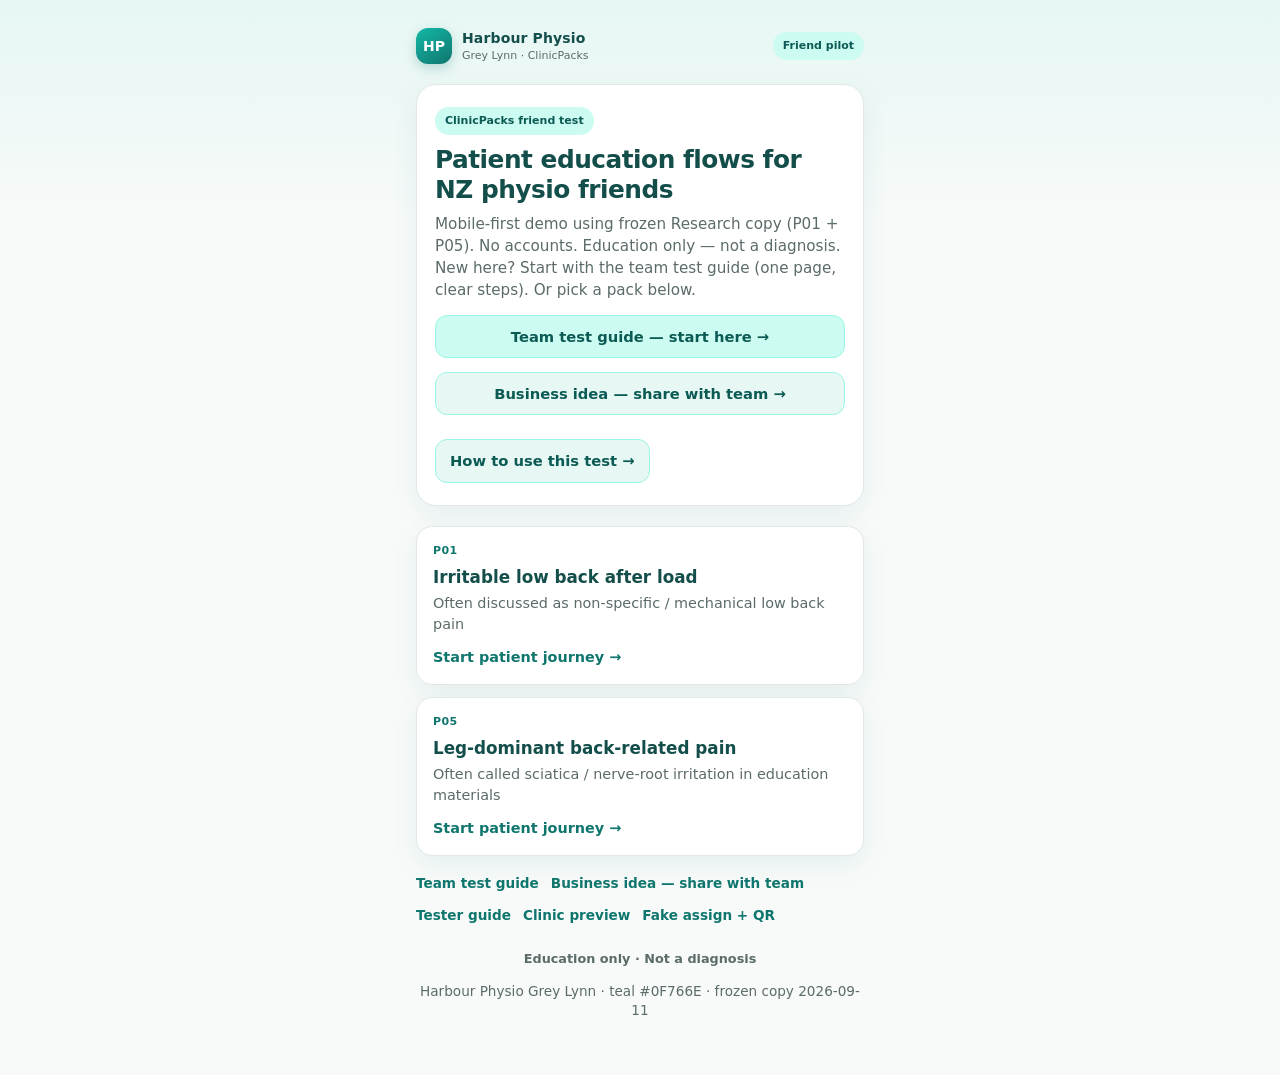
<file: index.html>
<!DOCTYPE html>
<html lang="en-NZ">
<head>
  <meta charset="utf-8" />
  <meta name="viewport" content="width=device-width, initial-scale=1, viewport-fit=cover" />
  <meta name="theme-color" content="#0F766E" />
  <title>ClinicPacks friend test · Harbour Physio Grey Lynn</title>
  <link rel="stylesheet" href="/assets/styles.css" />
</head>
<body>
  <div class="app-shell">
    <header class="topbar">
      <a class="brand" href="/">
        <div class="brand-mark">HP</div>
        <div class="brand-text">
          <strong>Harbour Physio</strong>
          <span>Grey Lynn · ClinicPacks</span>
        </div>
      </a>
      <span class="chip">Friend pilot</span>
    </header>

    <section class="hero">
      <div class="chip" style="margin-bottom:10px">ClinicPacks friend test</div>
      <h1>Patient education flows for NZ physio friends</h1>
      <p>Mobile-first demo using frozen Research copy (P01 + P05). No accounts. Education only — not a diagnosis.</p>
      <p class="help-blurb">New here? Start with the team test guide (one page, clear steps). Or pick a pack below.</p>
      <a class="guide-cta" href="/team-guide.html" style="display:block;text-align:center;margin-bottom:10px;font-weight:700">Team test guide — start here →</a>
      <a class="guide-cta" href="/business.html" style="display:block;text-align:center;margin-bottom:10px;font-weight:700;background:#E6F7F4">Business idea — share with team →</a>
      <a class="guide-cta" href="/guide.html" style="background:#E6F7F4">How to use this test →</a>
    </section>

    <div class="pack-list">
      <a class="pack-link" href="/p/P01/">
        <div class="tag">P01</div>
        <h3>Irritable low back after load</h3>
        <p>Often discussed as non-specific / mechanical low back pain</p>
        <div class="cta">Start patient journey →</div>
      </a>
      <a class="pack-link" href="/p/P05/">
        <div class="tag">P05</div>
        <h3>Leg-dominant back-related pain</h3>
        <p>Often called sciatica / nerve-root irritation in education materials</p>
        <div class="cta">Start patient journey →</div>
      </a>
    </div>

    <div class="nav-mini">
      <a href="/team-guide.html">Team test guide</a>
      <a href="/business.html">Business idea — share with team</a>
      <a href="/guide.html">Tester guide</a>
      <a href="/preview.html">Clinic preview</a>
      <a href="/assign.html">Fake assign + QR</a>
    </div>

    <p class="footer-chip">Education only · Not a diagnosis</p>
    <p class="small muted" style="text-align:center">Harbour Physio Grey Lynn · teal #0F766E · frozen copy 2026-09-11</p>
  </div>
</body>
</html>
</file>
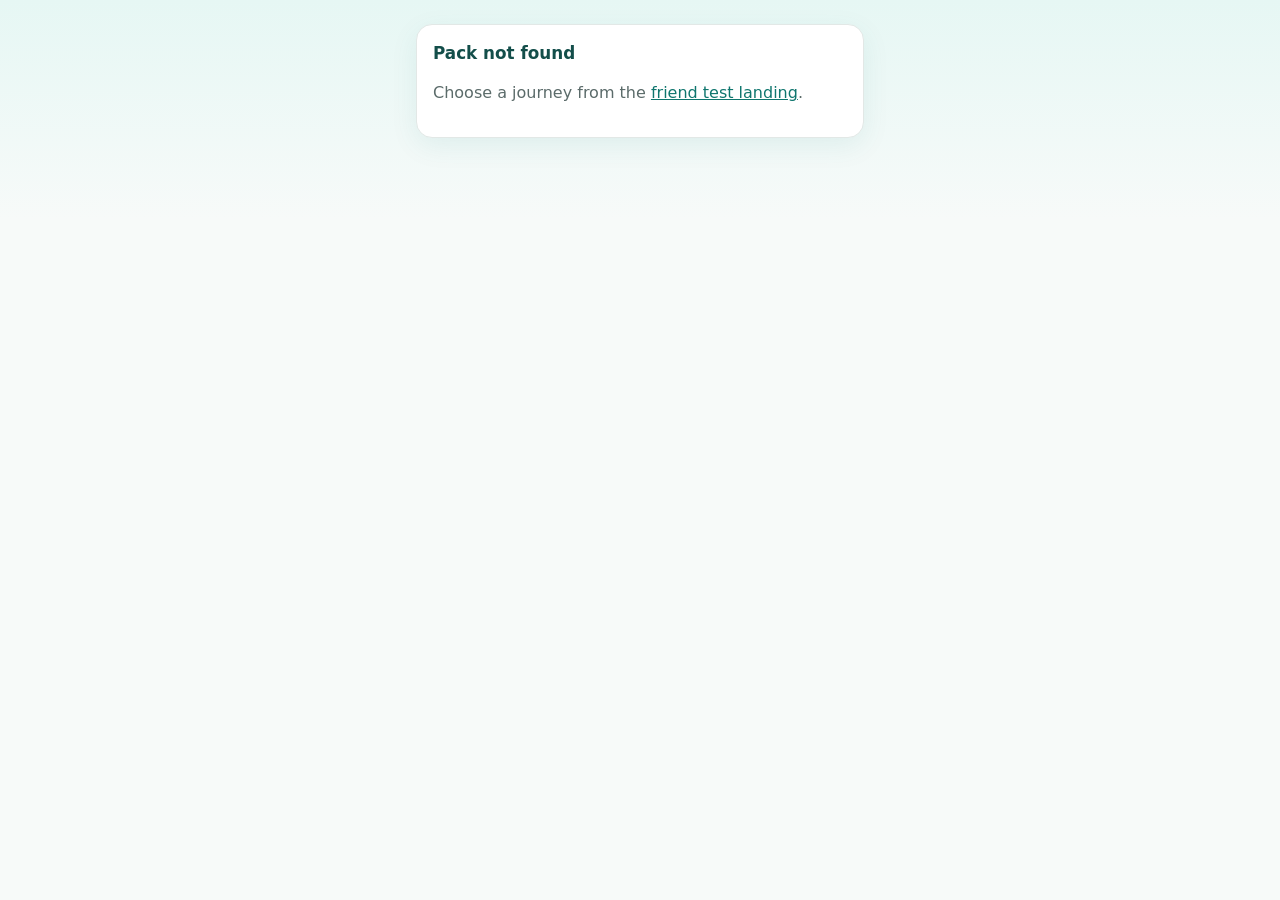
<file: p/P01/index.html>
<!DOCTYPE html>
<html lang="en-NZ">
<head>
  <meta charset="utf-8" />
  <meta name="viewport" content="width=device-width, initial-scale=1, viewport-fit=cover" />
  <meta name="theme-color" content="#0F766E" />
  <title>Patient pack · ClinicPacks</title>
  <link rel="stylesheet" href="/assets/styles.css" />
</head>
<body>
  <div class="app-shell">
    <div id="app"><div class="card"><p class="muted">Loading frozen pack…</p></div></div>
  </div>
  <script src="/assets/app.js"></script>
</body>
</html>
</file>
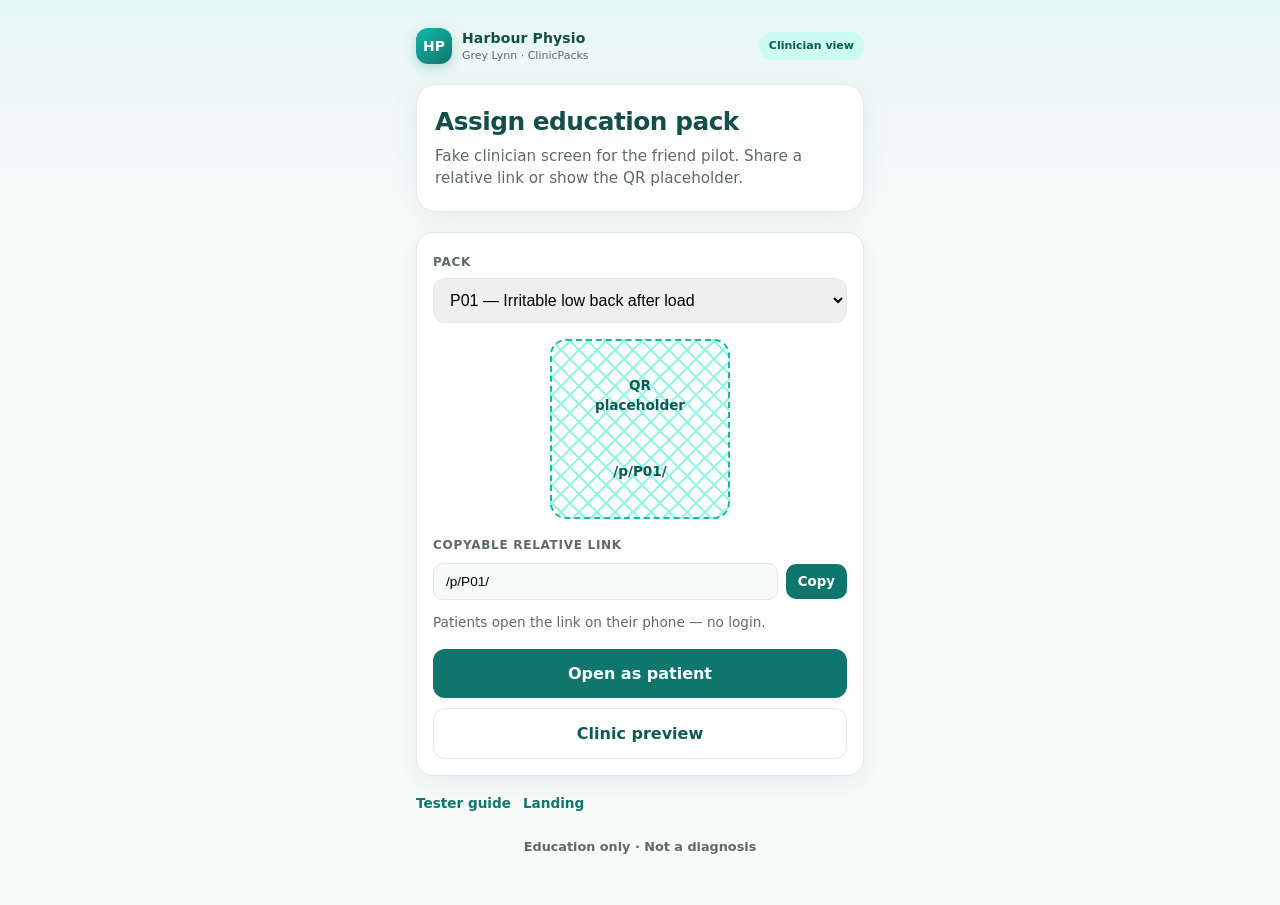
<file: assign.html>
<!DOCTYPE html>
<html lang="en-NZ">
<head>
  <meta charset="utf-8" />
  <meta name="viewport" content="width=device-width, initial-scale=1, viewport-fit=cover" />
  <meta name="theme-color" content="#0F766E" />
  <title>Assign pack · ClinicPacks</title>
  <link rel="stylesheet" href="/assets/styles.css" />
</head>
<body>
  <div class="app-shell">
    <header class="topbar">
      <a class="brand" href="/">
        <div class="brand-mark">HP</div>
        <div class="brand-text">
          <strong>Harbour Physio</strong>
          <span>Grey Lynn · ClinicPacks</span>
        </div>
      </a>
      <span class="chip">Clinician view</span>
    </header>

    <section class="hero">
      <h1>Assign education pack</h1>
      <p>Fake clinician screen for the friend pilot. Share a relative link or show the QR placeholder.</p>
    </section>

    <div class="card">
      <label class="section-label" for="packSelect">Pack</label>
      <select id="packSelect" style="width:100%;padding:12px;border-radius:12px;border:1px solid var(--line);font-size:1rem;margin-top:6px">
        <option value="P01">P01 — Irritable low back after load</option>
        <option value="P05">P05 — Leg-dominant back-related pain</option>
      </select>

      <div class="qr-box" id="qrBox" aria-hidden="true">QR<br/>placeholder<br/><span id="qrLabel">/p/P01/</span></div>

      <div class="section-label">Copyable relative link</div>
      <div class="copy-row">
        <input id="linkField" readonly value="/p/P01/" />
        <button type="button" id="copyBtn">Copy</button>
      </div>
      <p class="small muted">Patients open the link on their phone — no login.</p>

      <div class="btn-row">
        <a class="btn btn-primary" id="openLink" href="/p/P01/">Open as patient</a>
        <a class="btn btn-secondary" href="/preview.html">Clinic preview</a>
      </div>
    </div>

    <div class="nav-mini">
      <a href="/guide.html">Tester guide</a>
      <a href="/">Landing</a>
    </div>
    <p class="footer-chip">Education only · Not a diagnosis</p>
  </div>
  <div class="toast" id="toast">Copied</div>
  <script>
    const select = document.getElementById('packSelect');
    const field = document.getElementById('linkField');
    const openLink = document.getElementById('openLink');
    const qrLabel = document.getElementById('qrLabel');
    const toast = document.getElementById('toast');
    function sync() {
      const path = '/p/' + select.value + '/';
      field.value = path;
      openLink.href = path;
      qrLabel.textContent = path;
    }
    select.addEventListener('change', sync);
    document.getElementById('copyBtn').addEventListener('click', async () => {
      try {
        await navigator.clipboard.writeText(field.value);
      } catch (e) {
        field.select();
        document.execCommand('copy');
      }
      toast.classList.add('show');
      setTimeout(() => toast.classList.remove('show'), 1400);
    });
    sync();
  </script>
</body>
</html>
</file>
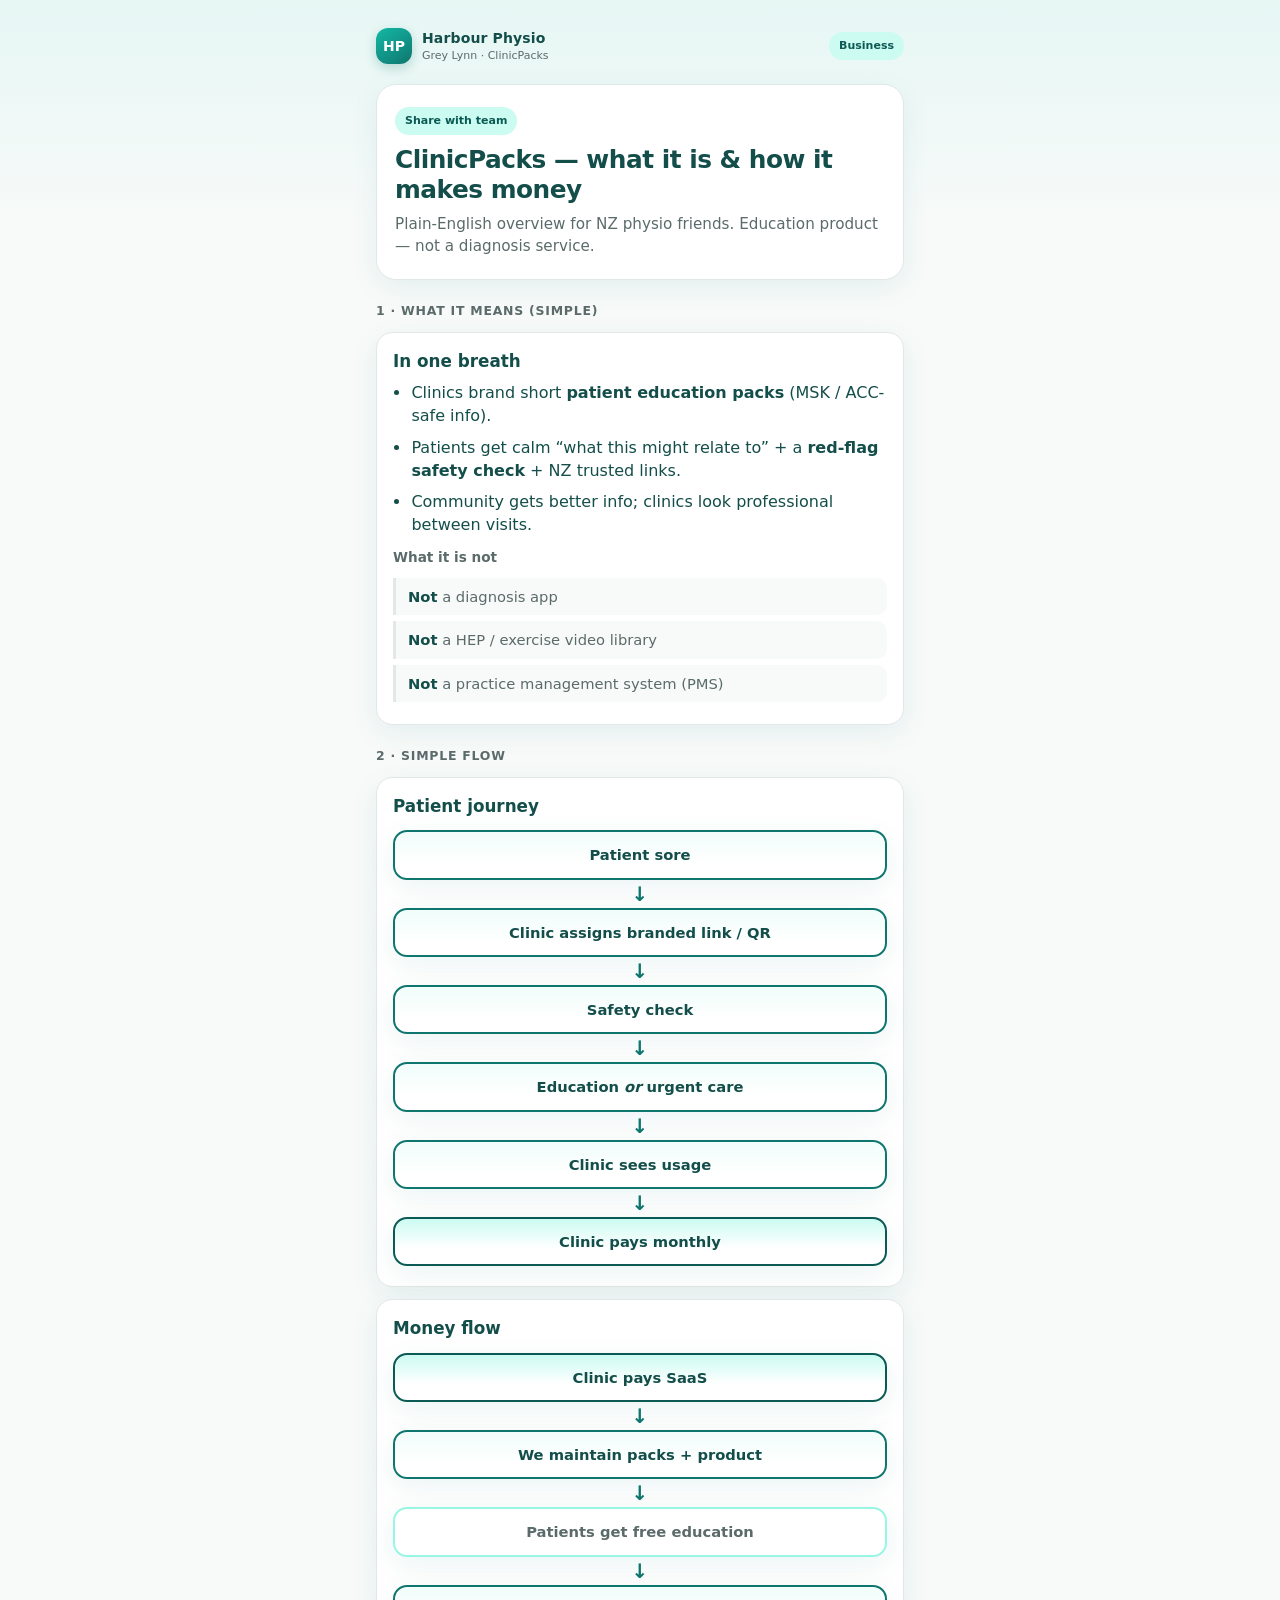
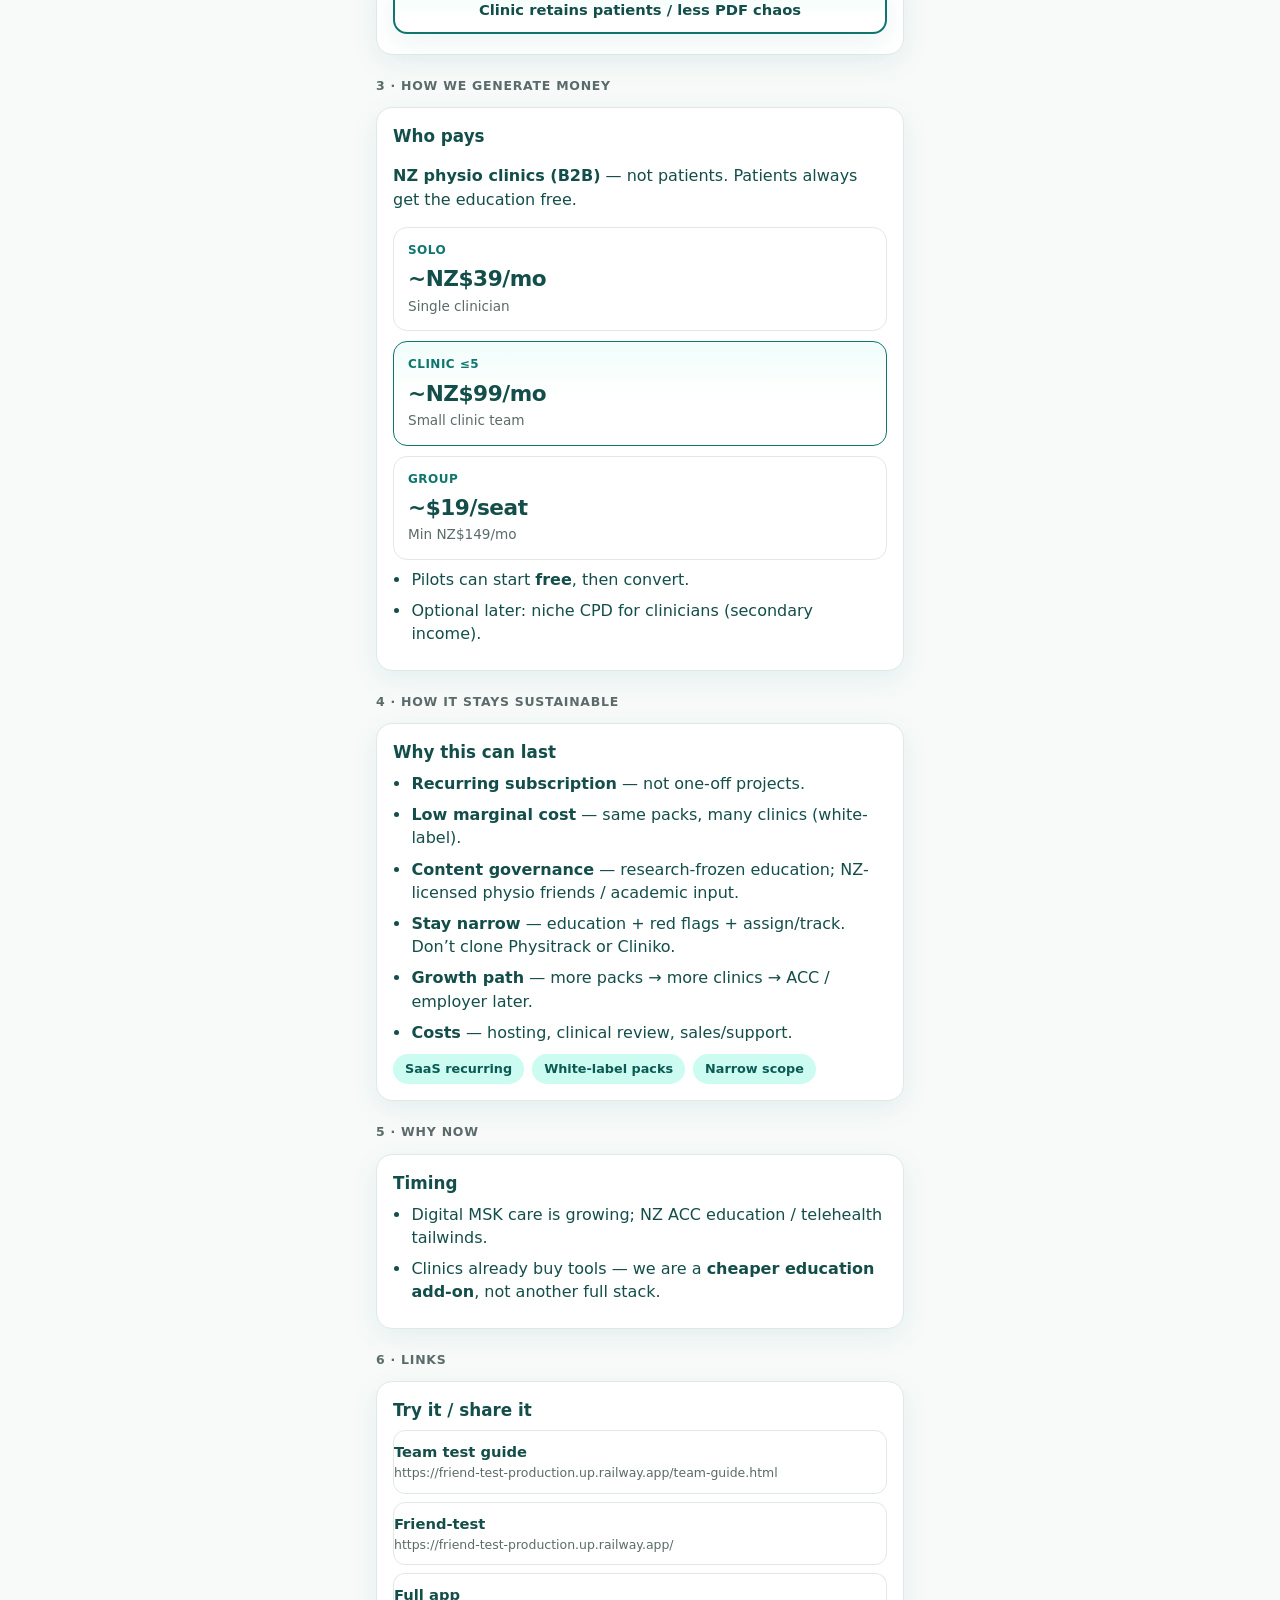
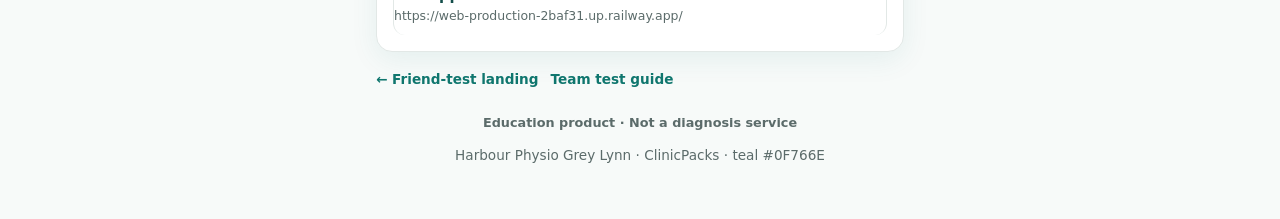
<file: business.html>
<!DOCTYPE html>
<html lang="en-NZ">
<head>
  <meta charset="utf-8" />
  <meta name="viewport" content="width=device-width, initial-scale=1, viewport-fit=cover" />
  <meta name="theme-color" content="#0F766E" />
  <title>ClinicPacks — what it is &amp; how it makes money</title>
  <link rel="stylesheet" href="/assets/styles.css" />
  <style>
    .app-shell { max-width: 560px; }
    .section-label {
      margin: 22px 0 8px;
      font-size: 0.78rem;
      font-weight: 700;
      letter-spacing: .06em;
      text-transform: uppercase;
      color: var(--muted);
    }
    .card ul.plain {
      margin: 8px 0 0;
      padding-left: 1.15rem;
    }
    .card ul.plain li { margin: 8px 0; }
    .not-list {
      margin: 10px 0 0;
      padding: 0;
      list-style: none;
    }
    .not-list li {
      margin: 6px 0;
      padding: 8px 12px;
      background: #F8FAF9;
      border-left: 3px solid var(--line);
      border-radius: 0 10px 10px 0;
      font-size: 0.92rem;
      color: var(--muted);
    }
    .not-list li strong { color: var(--ink); }

    /* Flow diagrams */
    .flow {
      display: flex;
      flex-direction: column;
      align-items: stretch;
      gap: 0;
      margin: 12px 0 4px;
    }
    .flow-step {
      background: linear-gradient(180deg, #F0FDFA 0%, #fff 70%);
      border: 2px solid var(--teal);
      border-radius: 14px;
      padding: 12px 14px;
      text-align: center;
      font-weight: 650;
      font-size: 0.92rem;
      color: var(--ink);
      box-shadow: var(--shadow);
    }
    .flow-step.money {
      border-color: var(--teal-dark);
      background: linear-gradient(180deg, #CCFBF1 0%, #fff 65%);
    }
    .flow-step.free {
      border-color: #99F6E4;
      background: #fff;
      font-weight: 600;
      color: var(--muted);
    }
    .flow-arrow {
      align-self: center;
      color: var(--teal);
      font-size: 1.25rem;
      line-height: 1;
      padding: 4px 0;
      font-weight: 700;
    }
    .price-grid {
      display: grid;
      gap: 10px;
      margin-top: 10px;
    }
    .price-card {
      border: 1px solid var(--line);
      border-radius: 14px;
      padding: 14px;
      background: #fff;
    }
    .price-card.featured {
      border-color: var(--teal);
      background: linear-gradient(180deg, #F0FDFA 0%, #fff 55%);
    }
    .price-card .tier {
      font-size: 0.75rem;
      font-weight: 700;
      text-transform: uppercase;
      letter-spacing: .04em;
      color: var(--teal);
    }
    .price-card .amount {
      font-size: 1.35rem;
      font-weight: 750;
      letter-spacing: -0.02em;
      margin: 4px 0 2px;
      color: var(--ink);
    }
    .price-card .note {
      font-size: 0.85rem;
      color: var(--muted);
      margin: 0;
    }
    .link-list a {
      display: block;
      padding: 10px 0;
      border-bottom: 1px solid var(--line);
      text-decoration: none;
      color: inherit;
      font-weight: 650;
    }
    .link-list a:last-child { border-bottom: none; }
    .link-list a span {
      display: block;
      font-weight: 500;
      font-size: 0.78rem;
      color: var(--muted);
      word-break: break-all;
      margin-top: 2px;
    }
    .pill-row {
      display: flex;
      flex-wrap: wrap;
      gap: 8px;
      margin-top: 10px;
    }
    .pill {
      background: var(--teal-soft);
      color: var(--teal-dark);
      border-radius: 999px;
      padding: 6px 12px;
      font-size: 0.8rem;
      font-weight: 650;
    }
  </style>
</head>
<body>
  <div class="app-shell">
    <header class="topbar">
      <a class="brand" href="/">
        <div class="brand-mark">HP</div>
        <div class="brand-text">
          <strong>Harbour Physio</strong>
          <span>Grey Lynn · ClinicPacks</span>
        </div>
      </a>
      <span class="chip">Business</span>
    </header>

    <section class="hero">
      <div class="chip" style="margin-bottom:10px">Share with team</div>
      <h1>ClinicPacks — what it is &amp; how it makes money</h1>
      <p>Plain-English overview for NZ physio friends. Education product — not a diagnosis service.</p>
    </section>

    <!-- 1 -->
    <div class="section-label">1 · What it means (simple)</div>
    <div class="card">
      <h2>In one breath</h2>
      <ul class="plain">
        <li>Clinics brand short <strong>patient education packs</strong> (MSK / ACC-safe info).</li>
        <li>Patients get calm “what this might relate to” + a <strong>red-flag safety check</strong> + NZ trusted links.</li>
        <li>Community gets better info; clinics look professional between visits.</li>
      </ul>
      <p class="small muted" style="margin-top:12px;margin-bottom:4px"><strong>What it is not</strong></p>
      <ul class="not-list">
        <li><strong>Not</strong> a diagnosis app</li>
        <li><strong>Not</strong> a HEP / exercise video library</li>
        <li><strong>Not</strong> a practice management system (PMS)</li>
      </ul>
    </div>

    <!-- 2 -->
    <div class="section-label">2 · Simple flow</div>
    <div class="card">
      <h2>Patient journey</h2>
      <div class="flow" aria-label="Patient flow">
        <div class="flow-step">Patient sore</div>
        <div class="flow-arrow" aria-hidden="true">↓</div>
        <div class="flow-step">Clinic assigns branded link / QR</div>
        <div class="flow-arrow" aria-hidden="true">↓</div>
        <div class="flow-step">Safety check</div>
        <div class="flow-arrow" aria-hidden="true">↓</div>
        <div class="flow-step">Education <em>or</em> urgent care</div>
        <div class="flow-arrow" aria-hidden="true">↓</div>
        <div class="flow-step">Clinic sees usage</div>
        <div class="flow-arrow" aria-hidden="true">↓</div>
        <div class="flow-step money">Clinic pays monthly</div>
      </div>
    </div>

    <div class="card">
      <h2>Money flow</h2>
      <div class="flow" aria-label="Money flow">
        <div class="flow-step money">Clinic pays SaaS</div>
        <div class="flow-arrow" aria-hidden="true">↓</div>
        <div class="flow-step">We maintain packs + product</div>
        <div class="flow-arrow" aria-hidden="true">↓</div>
        <div class="flow-step free">Patients get free education</div>
        <div class="flow-arrow" aria-hidden="true">↓</div>
        <div class="flow-step">Clinic retains patients / less PDF chaos</div>
      </div>
    </div>

    <!-- 3 -->
    <div class="section-label">3 · How we generate money</div>
    <div class="card">
      <h2>Who pays</h2>
      <p><strong>NZ physio clinics (B2B)</strong> — not patients. Patients always get the education free.</p>
      <div class="price-grid">
        <div class="price-card">
          <div class="tier">Solo</div>
          <div class="amount">~NZ$39/mo</div>
          <p class="note">Single clinician</p>
        </div>
        <div class="price-card featured">
          <div class="tier">Clinic ≤5</div>
          <div class="amount">~NZ$99/mo</div>
          <p class="note">Small clinic team</p>
        </div>
        <div class="price-card">
          <div class="tier">Group</div>
          <div class="amount">~$19/seat</div>
          <p class="note">Min NZ$149/mo</p>
        </div>
      </div>
      <ul class="plain">
        <li>Pilots can start <strong>free</strong>, then convert.</li>
        <li>Optional later: niche CPD for clinicians (secondary income).</li>
      </ul>
    </div>

    <!-- 4 -->
    <div class="section-label">4 · How it stays sustainable</div>
    <div class="card">
      <h2>Why this can last</h2>
      <ul class="plain">
        <li><strong>Recurring subscription</strong> — not one-off projects.</li>
        <li><strong>Low marginal cost</strong> — same packs, many clinics (white-label).</li>
        <li><strong>Content governance</strong> — research-frozen education; NZ-licensed physio friends / academic input.</li>
        <li><strong>Stay narrow</strong> — education + red flags + assign/track. Don’t clone Physitrack or Cliniko.</li>
        <li><strong>Growth path</strong> — more packs → more clinics → ACC / employer later.</li>
        <li><strong>Costs</strong> — hosting, clinical review, sales/support.</li>
      </ul>
      <div class="pill-row">
        <span class="pill">SaaS recurring</span>
        <span class="pill">White-label packs</span>
        <span class="pill">Narrow scope</span>
      </div>
    </div>

    <!-- 5 -->
    <div class="section-label">5 · Why now</div>
    <div class="card">
      <h2>Timing</h2>
      <ul class="plain">
        <li>Digital MSK care is growing; NZ ACC education / telehealth tailwinds.</li>
        <li>Clinics already buy tools — we are a <strong>cheaper education add-on</strong>, not another full stack.</li>
      </ul>
    </div>

    <!-- 6 -->
    <div class="section-label">6 · Links</div>
    <div class="card">
      <h2>Try it / share it</h2>
      <div class="link-list">
        <a href="https://friend-test-production.up.railway.app/team-guide.html">Team test guide<span>https://friend-test-production.up.railway.app/team-guide.html</span></a>
        <a href="https://friend-test-production.up.railway.app/">Friend-test<span>https://friend-test-production.up.railway.app/</span></a>
        <a href="https://web-production-2baf31.up.railway.app/">Full app<span>https://web-production-2baf31.up.railway.app/</span></a>
      </div>
    </div>

    <div class="nav-mini">
      <a href="/">← Friend-test landing</a>
      <a href="/team-guide.html">Team test guide</a>
    </div>
    <p class="footer-chip">Education product · Not a diagnosis service</p>
    <p class="small muted" style="text-align:center">Harbour Physio Grey Lynn · ClinicPacks · teal #0F766E</p>
  </div>
</body>
</html>
</file>
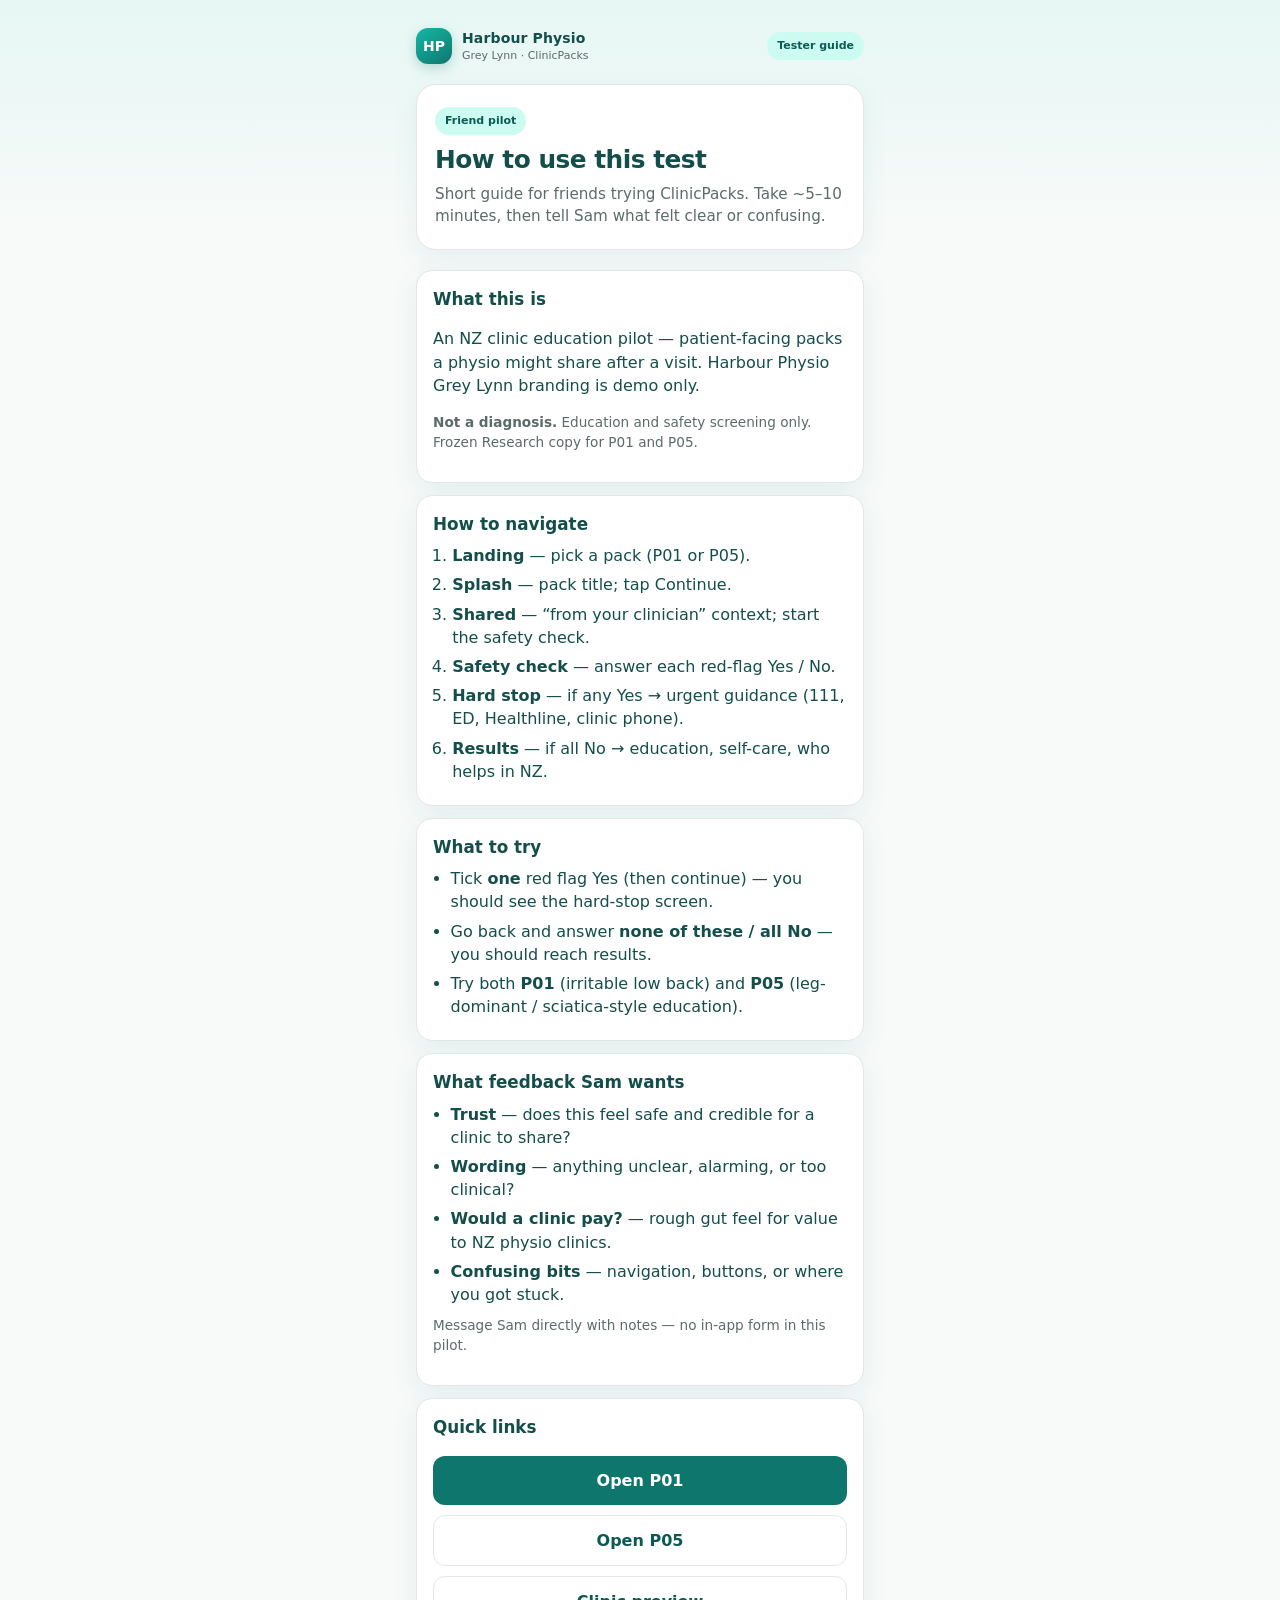
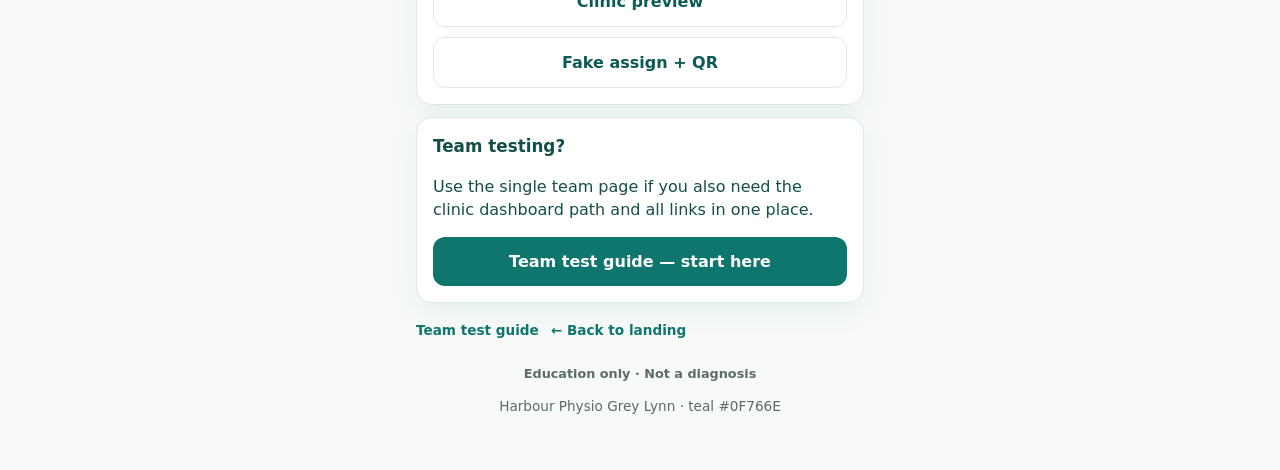
<file: guide.html>
<!DOCTYPE html>
<html lang="en-NZ">
<head>
  <meta charset="utf-8" />
  <meta name="viewport" content="width=device-width, initial-scale=1, viewport-fit=cover" />
  <meta name="theme-color" content="#0F766E" />
  <title>How to use this test · ClinicPacks</title>
  <link rel="stylesheet" href="/assets/styles.css" />
</head>
<body>
  <div class="app-shell">
    <header class="topbar">
      <a class="brand" href="/">
        <div class="brand-mark">HP</div>
        <div class="brand-text">
          <strong>Harbour Physio</strong>
          <span>Grey Lynn · ClinicPacks</span>
        </div>
      </a>
      <span class="chip">Tester guide</span>
    </header>

    <section class="hero">
      <div class="chip" style="margin-bottom:10px">Friend pilot</div>
      <h1>How to use this test</h1>
      <p>Short guide for friends trying ClinicPacks. Take ~5–10 minutes, then tell Sam what felt clear or confusing.</p>
    </section>

    <div class="card">
      <h2>What this is</h2>
      <p>An NZ clinic education pilot — patient-facing packs a physio might share after a visit. Harbour Physio Grey Lynn branding is demo only.</p>
      <p class="small muted" style="margin-top:10px"><strong>Not a diagnosis.</strong> Education and safety screening only. Frozen Research copy for P01 and P05.</p>
    </div>

    <div class="card">
      <h2>How to navigate</h2>
      <ol class="list" style="padding-left:1.2rem">
        <li><strong>Landing</strong> — pick a pack (P01 or P05).</li>
        <li><strong>Splash</strong> — pack title; tap Continue.</li>
        <li><strong>Shared</strong> — “from your clinician” context; start the safety check.</li>
        <li><strong>Safety check</strong> — answer each red-flag Yes / No.</li>
        <li><strong>Hard stop</strong> — if any Yes → urgent guidance (111, ED, Healthline, clinic phone).</li>
        <li><strong>Results</strong> — if all No → education, self-care, who helps in NZ.</li>
      </ol>
    </div>

    <div class="card">
      <h2>What to try</h2>
      <ul class="list">
        <li>Tick <strong>one</strong> red flag Yes (then continue) — you should see the hard-stop screen.</li>
        <li>Go back and answer <strong>none of these / all No</strong> — you should reach results.</li>
        <li>Try both <strong>P01</strong> (irritable low back) and <strong>P05</strong> (leg-dominant / sciatica-style education).</li>
      </ul>
    </div>

    <div class="card">
      <h2>What feedback Sam wants</h2>
      <ul class="list">
        <li><strong>Trust</strong> — does this feel safe and credible for a clinic to share?</li>
        <li><strong>Wording</strong> — anything unclear, alarming, or too clinical?</li>
        <li><strong>Would a clinic pay?</strong> — rough gut feel for value to NZ physio clinics.</li>
        <li><strong>Confusing bits</strong> — navigation, buttons, or where you got stuck.</li>
      </ul>
      <p class="small muted" style="margin-top:10px">Message Sam directly with notes — no in-app form in this pilot.</p>
    </div>

    <div class="card">
      <h2>Quick links</h2>
      <div class="btn-row">
        <a class="btn btn-primary" href="/p/P01/">Open P01</a>
        <a class="btn btn-secondary" href="/p/P05/">Open P05</a>
        <a class="btn btn-secondary" href="/preview.html">Clinic preview</a>
        <a class="btn btn-secondary" href="/assign.html">Fake assign + QR</a>
      </div>
    </div>

    <div class="card">
      <h2>Team testing?</h2>
      <p>Use the single team page if you also need the clinic dashboard path and all links in one place.</p>
      <div class="btn-row">
        <a class="btn btn-primary" href="/team-guide.html">Team test guide — start here</a>
      </div>
    </div>

    <div class="nav-mini">
      <a href="/team-guide.html">Team test guide</a>
      <a href="/">← Back to landing</a>
    </div>
    <p class="footer-chip">Education only · Not a diagnosis</p>
    <p class="small muted" style="text-align:center">Harbour Physio Grey Lynn · teal #0F766E</p>
  </div>
</body>
</html>
</file>
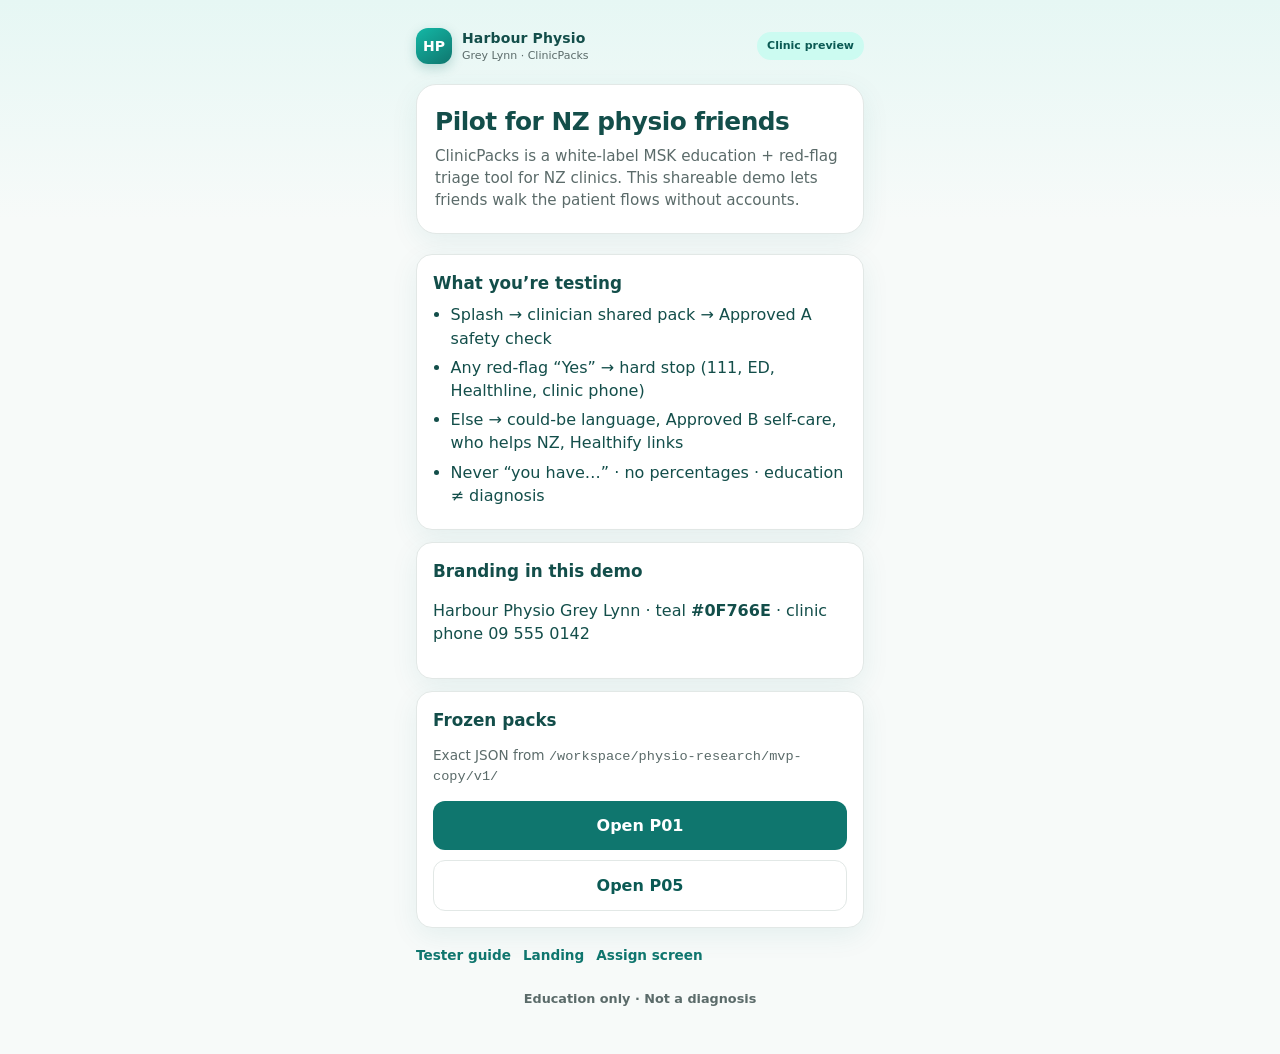
<file: preview.html>
<!DOCTYPE html>
<html lang="en-NZ">
<head>
  <meta charset="utf-8" />
  <meta name="viewport" content="width=device-width, initial-scale=1, viewport-fit=cover" />
  <meta name="theme-color" content="#0F766E" />
  <title>Clinic preview · ClinicPacks</title>
  <link rel="stylesheet" href="/assets/styles.css" />
</head>
<body>
  <div class="app-shell">
    <header class="topbar">
      <a class="brand" href="/">
        <div class="brand-mark">HP</div>
        <div class="brand-text">
          <strong>Harbour Physio</strong>
          <span>Grey Lynn · ClinicPacks</span>
        </div>
      </a>
      <span class="chip">Clinic preview</span>
    </header>

    <section class="hero">
      <h1>Pilot for NZ physio friends</h1>
      <p>ClinicPacks is a white-label MSK education + red-flag triage tool for NZ clinics. This shareable demo lets friends walk the patient flows without accounts.</p>
    </section>

    <div class="card">
      <h2>What you’re testing</h2>
      <ul class="list">
        <li>Splash → clinician shared pack → Approved A safety check</li>
        <li>Any red-flag “Yes” → hard stop (111, ED, Healthline, clinic phone)</li>
        <li>Else → could-be language, Approved B self-care, who helps NZ, Healthify links</li>
        <li>Never “you have…” · no percentages · education ≠ diagnosis</li>
      </ul>
    </div>

    <div class="card">
      <h2>Branding in this demo</h2>
      <p>Harbour Physio Grey Lynn · teal <strong>#0F766E</strong> · clinic phone 09 555 0142</p>
    </div>

    <div class="card">
      <h2>Frozen packs</h2>
      <p class="small muted">Exact JSON from <code>/workspace/physio-research/mvp-copy/v1/</code></p>
      <div class="btn-row" style="margin-top:12px">
        <a class="btn btn-primary" href="/p/P01/">Open P01</a>
        <a class="btn btn-secondary" href="/p/P05/">Open P05</a>
      </div>
    </div>

    <div class="nav-mini">
      <a href="/guide.html">Tester guide</a>
      <a href="/">Landing</a>
      <a href="/assign.html">Assign screen</a>
    </div>
    <p class="footer-chip">Education only · Not a diagnosis</p>
  </div>
</body>
</html>
</file>
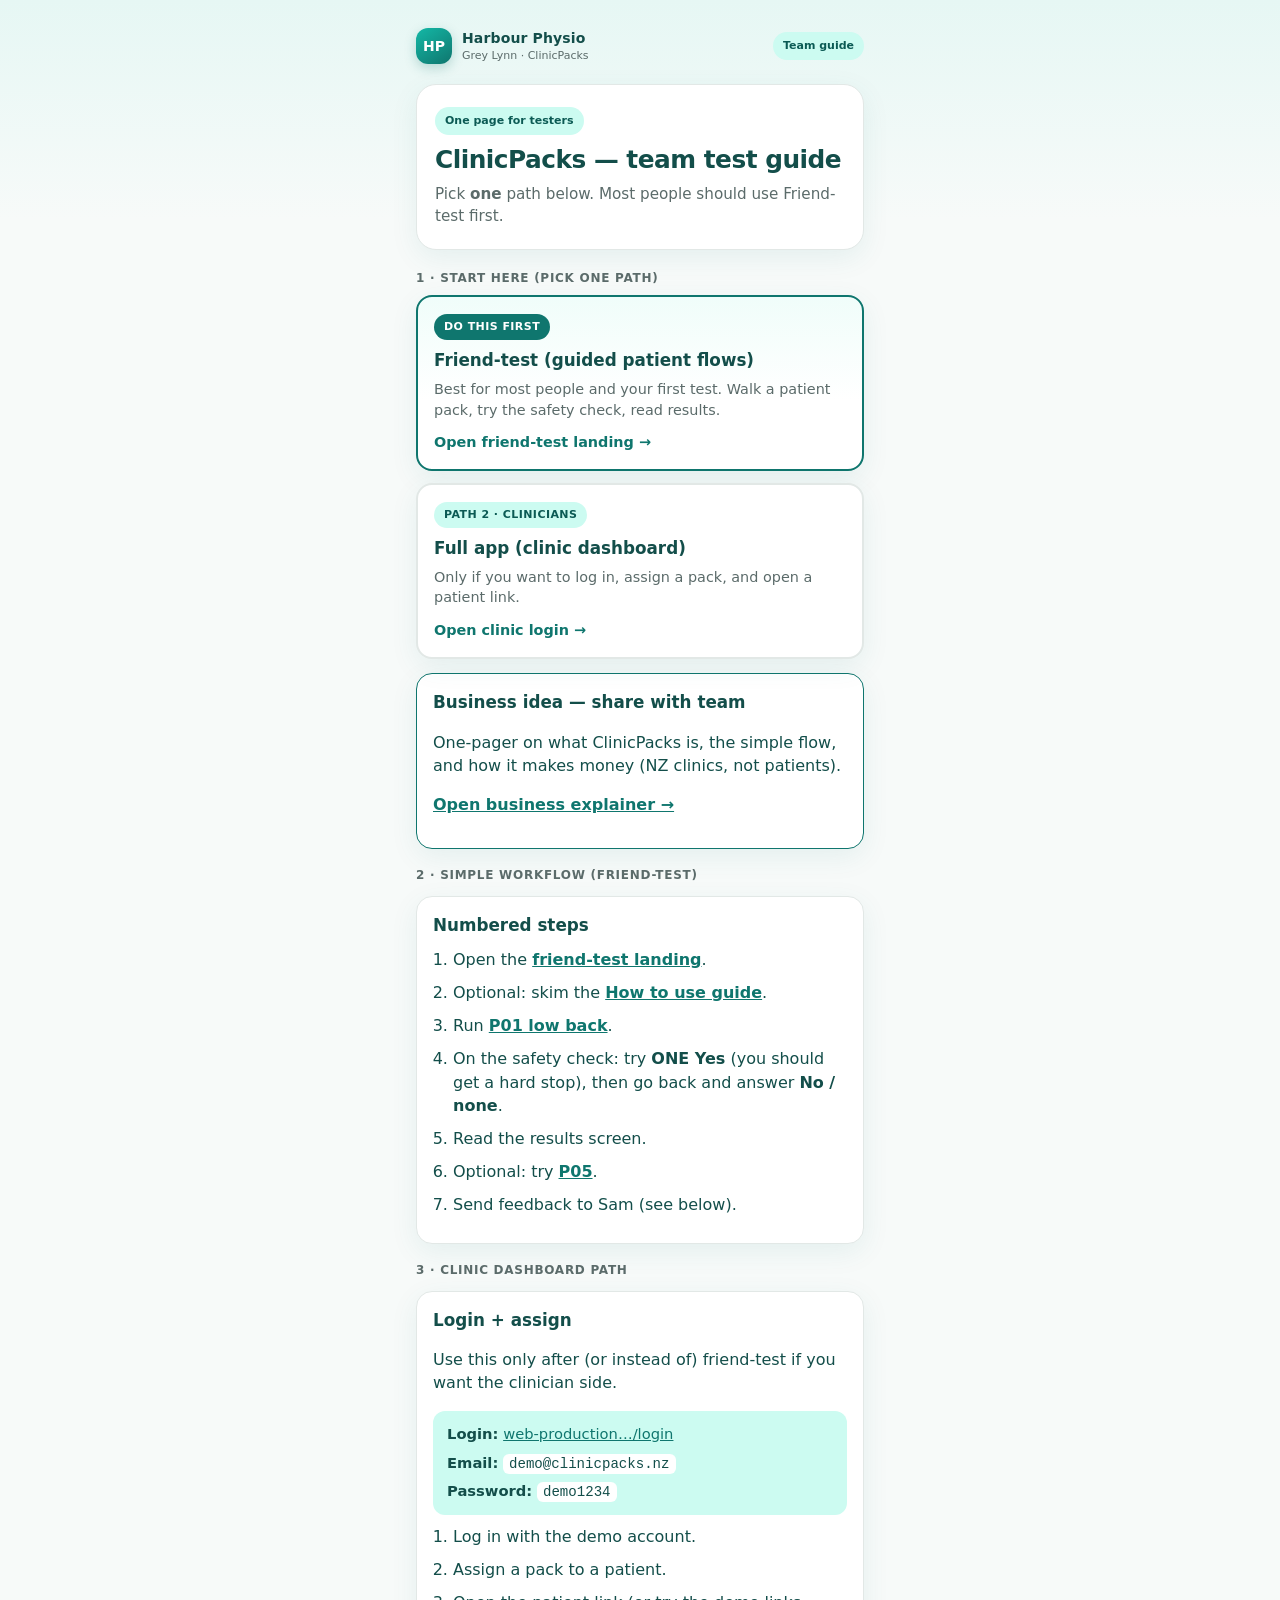
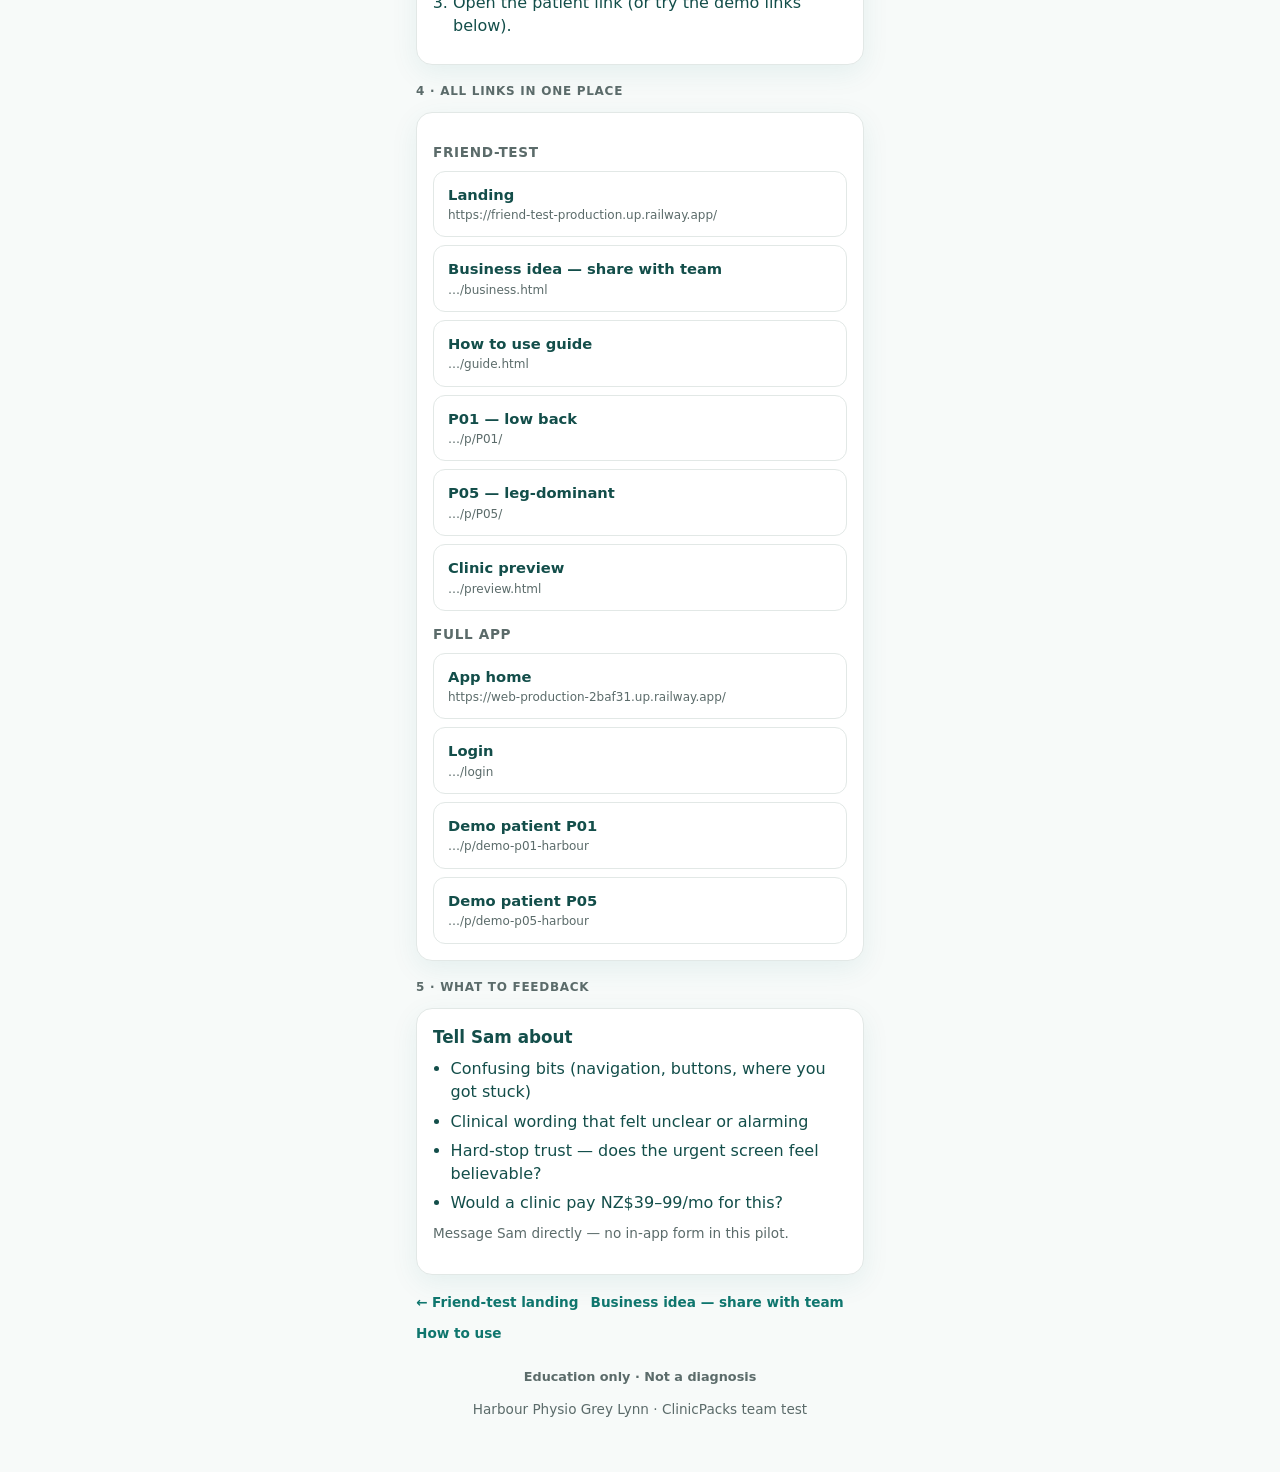
<file: team-guide.html>
<!DOCTYPE html>
<html lang="en-NZ">
<head>
  <meta charset="utf-8" />
  <meta name="viewport" content="width=device-width, initial-scale=1, viewport-fit=cover" />
  <meta name="theme-color" content="#0F766E" />
  <title>ClinicPacks — team test guide</title>
  <link rel="stylesheet" href="/assets/styles.css" />
  <style>
    .path-pick { display: grid; gap: 12px; margin-top: 8px; }
    .path-card {
      display: block;
      text-decoration: none;
      color: inherit;
      background: var(--card);
      border: 2px solid var(--line);
      border-radius: var(--radius);
      padding: 16px;
      box-shadow: var(--shadow);
    }
    .path-card.primary {
      border-color: var(--teal);
      background: linear-gradient(180deg, #F0FDFA 0%, #fff 60%);
    }
    .path-card .do-first {
      display: inline-block;
      background: var(--teal);
      color: #fff;
      font-size: 11px;
      font-weight: 700;
      letter-spacing: .04em;
      text-transform: uppercase;
      border-radius: 999px;
      padding: 5px 10px;
      margin-bottom: 8px;
    }
    .path-card .do-second {
      display: inline-block;
      background: var(--teal-soft);
      color: var(--teal-dark);
      font-size: 11px;
      font-weight: 700;
      letter-spacing: .04em;
      text-transform: uppercase;
      border-radius: 999px;
      padding: 5px 10px;
      margin-bottom: 8px;
    }
    .path-card h3 { margin: 0 0 6px; font-size: 1.05rem; }
    .path-card p { margin: 0; color: var(--muted); font-size: 0.9rem; }
    .path-card .cta {
      margin-top: 12px;
      color: var(--teal);
      font-weight: 650;
      font-size: 0.9rem;
    }
    .steps { margin: 0; padding-left: 1.25rem; }
    .steps li { margin: 10px 0; }
    .steps a { font-weight: 650; word-break: break-all; }
    .cred {
      background: var(--teal-soft);
      border-radius: 12px;
      padding: 12px 14px;
      margin: 10px 0;
      font-size: 0.92rem;
    }
    .cred code {
      font-family: ui-monospace, SFMono-Regular, Menlo, Consolas, monospace;
      font-size: 0.88rem;
      background: #fff;
      padding: 2px 6px;
      border-radius: 6px;
    }
    .link-block { margin-top: 10px; }
    .link-block h3 {
      margin: 14px 0 8px;
      font-size: 0.85rem;
      text-transform: uppercase;
      letter-spacing: .05em;
      color: var(--muted);
    }
  </style>
</head>
<body>
  <div class="app-shell">
    <header class="topbar">
      <a class="brand" href="/">
        <div class="brand-mark">HP</div>
        <div class="brand-text">
          <strong>Harbour Physio</strong>
          <span>Grey Lynn · ClinicPacks</span>
        </div>
      </a>
      <span class="chip">Team guide</span>
    </header>

    <section class="hero">
      <div class="chip" style="margin-bottom:10px">One page for testers</div>
      <h1>ClinicPacks — team test guide</h1>
      <p>Pick <strong>one</strong> path below. Most people should use Friend-test first.</p>
    </section>

    <!-- 1. Start here -->
    <div class="section-label">1 · Start here (pick one path)</div>
    <div class="path-pick">
      <a class="path-card primary" href="https://friend-test-production.up.railway.app/">
        <span class="do-first">Do this first</span>
        <h3>Friend-test (guided patient flows)</h3>
        <p>Best for most people and your first test. Walk a patient pack, try the safety check, read results.</p>
        <div class="cta">Open friend-test landing →</div>
      </a>
      <a class="path-card" href="https://web-production-2baf31.up.railway.app/login">
        <span class="do-second">Path 2 · clinicians</span>
        <h3>Full app (clinic dashboard)</h3>
        <p>Only if you want to log in, assign a pack, and open a patient link.</p>
        <div class="cta">Open clinic login →</div>
      </a>
    </div>

    <div class="card" style="margin-top:14px;border-color:var(--teal)">
      <h2>Business idea — share with team</h2>
      <p>One-pager on what ClinicPacks is, the simple flow, and how it makes money (NZ clinics, not patients).</p>
      <p style="margin-top:10px"><a href="/business.html" style="font-weight:700">Open business explainer →</a></p>
    </div>

    <!-- 2. Friend-test workflow -->
    <div class="section-label">2 · Simple workflow (friend-test)</div>
    <div class="card">
      <h2>Numbered steps</h2>
      <ol class="steps">
        <li>Open the <a href="https://friend-test-production.up.railway.app/">friend-test landing</a>.</li>
        <li>Optional: skim the <a href="https://friend-test-production.up.railway.app/guide.html">How to use guide</a>.</li>
        <li>Run <a href="https://friend-test-production.up.railway.app/p/P01/">P01 low back</a>.</li>
        <li>On the safety check: try <strong>ONE Yes</strong> (you should get a hard stop), then go back and answer <strong>No / none</strong>.</li>
        <li>Read the results screen.</li>
        <li>Optional: try <a href="https://friend-test-production.up.railway.app/p/P05/">P05</a>.</li>
        <li>Send feedback to Sam (see below).</li>
      </ol>
    </div>

    <!-- 3. Clinic dashboard -->
    <div class="section-label">3 · Clinic dashboard path</div>
    <div class="card">
      <h2>Login + assign</h2>
      <p>Use this only after (or instead of) friend-test if you want the clinician side.</p>
      <div class="cred">
        <div><strong>Login:</strong> <a href="https://web-production-2baf31.up.railway.app/login">web-production…/login</a></div>
        <div style="margin-top:8px"><strong>Email:</strong> <code>demo@clinicpacks.nz</code></div>
        <div style="margin-top:6px"><strong>Password:</strong> <code>demo1234</code></div>
      </div>
      <ol class="steps">
        <li>Log in with the demo account.</li>
        <li>Assign a pack to a patient.</li>
        <li>Open the patient link (or try the demo links below).</li>
      </ol>
    </div>

    <!-- 4. All links -->
    <div class="section-label">4 · All links in one place</div>
    <div class="card">
      <div class="link-block">
        <h3>Friend-test</h3>
        <div class="link-list">
          <a href="https://friend-test-production.up.railway.app/">Landing<span>https://friend-test-production.up.railway.app/</span></a>
          <a href="https://friend-test-production.up.railway.app/business.html">Business idea — share with team<span>…/business.html</span></a>
          <a href="https://friend-test-production.up.railway.app/guide.html">How to use guide<span>…/guide.html</span></a>
          <a href="https://friend-test-production.up.railway.app/p/P01/">P01 — low back<span>…/p/P01/</span></a>
          <a href="https://friend-test-production.up.railway.app/p/P05/">P05 — leg-dominant<span>…/p/P05/</span></a>
          <a href="https://friend-test-production.up.railway.app/preview.html">Clinic preview<span>…/preview.html</span></a>
        </div>
      </div>
      <div class="link-block">
        <h3>Full app</h3>
        <div class="link-list">
          <a href="https://web-production-2baf31.up.railway.app/">App home<span>https://web-production-2baf31.up.railway.app/</span></a>
          <a href="https://web-production-2baf31.up.railway.app/login">Login<span>…/login</span></a>
          <a href="https://web-production-2baf31.up.railway.app/p/demo-p01-harbour">Demo patient P01<span>…/p/demo-p01-harbour</span></a>
          <a href="https://web-production-2baf31.up.railway.app/p/demo-p05-harbour">Demo patient P05<span>…/p/demo-p05-harbour</span></a>
        </div>
      </div>
    </div>

    <!-- 5. Feedback -->
    <div class="section-label">5 · What to feedback</div>
    <div class="card">
      <h2>Tell Sam about</h2>
      <ul class="list">
        <li>Confusing bits (navigation, buttons, where you got stuck)</li>
        <li>Clinical wording that felt unclear or alarming</li>
        <li>Hard-stop trust — does the urgent screen feel believable?</li>
        <li>Would a clinic pay NZ$39–99/mo for this?</li>
      </ul>
      <p class="small muted" style="margin-top:10px">Message Sam directly — no in-app form in this pilot.</p>
    </div>

    <div class="nav-mini">
      <a href="/">← Friend-test landing</a>
      <a href="/business.html">Business idea — share with team</a>
      <a href="/guide.html">How to use</a>
    </div>
    <p class="footer-chip">Education only · Not a diagnosis</p>
    <p class="small muted" style="text-align:center">Harbour Physio Grey Lynn · ClinicPacks team test</p>
  </div>
</body>
</html>
</file>
<file: assets/styles.css>
:root {
  --teal: #0F766E;
  --teal-dark: #0B5A54;
  --teal-soft: #CCFBF1;
  --teal-mid: #14B8A6;
  --ink: #134E4A;
  --muted: #5B6B6A;
  --bg: #F7FAF9;
  --card: #FFFFFF;
  --danger: #B91C1C;
  --danger-bg: #FEF2F2;
  --warn: #B45309;
  --warn-bg: #FFFBEB;
  --line: #E2E8E6;
  --radius: 16px;
  --shadow: 0 8px 28px rgba(15, 118, 110, 0.08);
  --font: "Segoe UI", system-ui, -apple-system, BlinkMacSystemFont, "Helvetica Neue", Arial, sans-serif;
}

* { box-sizing: border-box; }
html, body { margin: 0; padding: 0; }
body {
  font-family: var(--font);
  background: linear-gradient(180deg, #E6F7F4 0%, var(--bg) 220px);
  color: var(--ink);
  min-height: 100vh;
  line-height: 1.45;
  -webkit-font-smoothing: antialiased;
}

a { color: var(--teal); }
button { font-family: inherit; }

.app-shell {
  max-width: 480px;
  margin: 0 auto;
  min-height: 100vh;
  padding: 0 16px 40px;
  position: relative;
}

.topbar {
  display: flex;
  align-items: center;
  justify-content: space-between;
  padding: 16px 0 8px;
  gap: 12px;
}
.brand {
  display: flex;
  align-items: center;
  gap: 10px;
  text-decoration: none;
  color: inherit;
}
.brand-mark {
  width: 36px; height: 36px;
  border-radius: 12px;
  background: linear-gradient(145deg, var(--teal-mid), var(--teal));
  color: white;
  display: grid;
  place-items: center;
  font-weight: 700;
  font-size: 14px;
  box-shadow: 0 4px 12px rgba(15,118,110,.25);
}
.brand-text strong { display: block; font-size: 14px; letter-spacing: .01em; }
.brand-text span { display: block; font-size: 11px; color: var(--muted); }

.chip {
  display: inline-flex;
  align-items: center;
  gap: 6px;
  background: var(--teal-soft);
  color: var(--teal-dark);
  border-radius: 999px;
  padding: 6px 10px;
  font-size: 11px;
  font-weight: 600;
}

.hero {
  margin: 12px 0 20px;
  background: var(--card);
  border: 1px solid var(--line);
  border-radius: 20px;
  padding: 22px 18px;
  box-shadow: var(--shadow);
}
.hero h1 {
  margin: 0 0 8px;
  font-size: 1.55rem;
  line-height: 1.2;
  letter-spacing: -0.02em;
}
.hero p { margin: 0; color: var(--muted); font-size: 0.95rem; }

.card {
  background: var(--card);
  border: 1px solid var(--line);
  border-radius: var(--radius);
  padding: 16px;
  margin: 12px 0;
  box-shadow: var(--shadow);
}
.card h2, .card h3 { margin: 0 0 8px; font-size: 1.05rem; }
.muted { color: var(--muted); }
.small { font-size: 0.85rem; }

.pack-list { display: grid; gap: 12px; margin-top: 8px; }
.pack-link {
  display: block;
  text-decoration: none;
  color: inherit;
  background: var(--card);
  border: 1px solid var(--line);
  border-radius: var(--radius);
  padding: 16px;
  box-shadow: var(--shadow);
  transition: transform .15s ease, border-color .15s ease;
}
.pack-link:active { transform: scale(0.99); }
.pack-link:hover { border-color: var(--teal-mid); }
.pack-link .tag {
  font-size: 11px;
  font-weight: 700;
  color: var(--teal);
  letter-spacing: .04em;
  text-transform: uppercase;
}
.pack-link h3 { margin: 6px 0 4px; font-size: 1.05rem; }
.pack-link p { margin: 0; color: var(--muted); font-size: 0.9rem; }
.pack-link .cta {
  margin-top: 12px;
  display: inline-flex;
  align-items: center;
  gap: 6px;
  color: var(--teal);
  font-weight: 650;
  font-size: 0.9rem;
}

.btn {
  appearance: none;
  border: none;
  border-radius: 12px;
  padding: 13px 16px;
  font-size: 1rem;
  font-weight: 650;
  cursor: pointer;
  display: inline-flex;
  align-items: center;
  justify-content: center;
  gap: 8px;
  text-decoration: none;
  width: 100%;
}
.btn-primary { background: var(--teal); color: white; }
.btn-primary:hover { background: var(--teal-dark); }
.btn-secondary {
  background: white;
  color: var(--teal-dark);
  border: 1px solid var(--line);
}
.btn-danger { background: var(--danger); color: white; }
.btn-ghost {
  background: transparent;
  color: var(--muted);
  border: none;
  width: auto;
  padding: 8px 0;
  font-weight: 600;
}
.btn-row { display: grid; gap: 10px; margin-top: 16px; }
.btn-row.two { grid-template-columns: 1fr 1fr; }

.progress {
  display: flex;
  gap: 6px;
  margin: 8px 0 16px;
}
.progress i {
  flex: 1;
  height: 4px;
  border-radius: 999px;
  background: #D1E7E3;
}
.progress i.on { background: var(--teal); }

.screen { display: none; animation: fade .22s ease; }
.screen.active { display: block; }
@keyframes fade { from { opacity: 0; transform: translateY(6px); } to { opacity: 1; transform: none; } }

.rf-item {
  display: grid;
  grid-template-columns: 1fr auto;
  gap: 10px;
  align-items: start;
  padding: 14px 0;
  border-bottom: 1px solid var(--line);
}
.rf-item:last-child { border-bottom: none; }
.rf-item p { margin: 0; font-size: 0.95rem; }
.rf-toggle {
  display: flex;
  gap: 6px;
}
.rf-toggle button {
  border: 1px solid var(--line);
  background: white;
  border-radius: 999px;
  padding: 7px 12px;
  font-size: 0.82rem;
  font-weight: 650;
  color: var(--muted);
  cursor: pointer;
}
.rf-toggle button.yes.on {
  background: var(--danger-bg);
  border-color: #FECACA;
  color: var(--danger);
}
.rf-toggle button.no.on {
  background: var(--teal-soft);
  border-color: #99F6E4;
  color: var(--teal-dark);
}

.stop-card {
  background: var(--danger-bg);
  border: 1px solid #FECACA;
  border-radius: var(--radius);
  padding: 18px;
}
.stop-card h2 { color: var(--danger); margin-top: 0; }
.action-list { display: grid; gap: 10px; margin: 14px 0; }
.action-list a, .action-list .action {
  display: block;
  background: white;
  border: 1px solid #FECACA;
  border-radius: 12px;
  padding: 14px;
  text-decoration: none;
  color: var(--ink);
  font-weight: 650;
}
.clinic-phone {
  margin-top: 8px;
  padding: 12px;
  background: white;
  border-radius: 12px;
  border: 1px dashed #FECACA;
  font-size: 0.92rem;
}

.list { margin: 0; padding-left: 1.1rem; }
.list li { margin: 6px 0; }
.section-label {
  font-size: 0.75rem;
  text-transform: uppercase;
  letter-spacing: .06em;
  color: var(--muted);
  font-weight: 700;
  margin: 18px 0 8px;
}
.link-list { display: grid; gap: 8px; }
.link-list a {
  display: block;
  background: white;
  border: 1px solid var(--line);
  border-radius: 12px;
  padding: 12px 14px;
  text-decoration: none;
  color: var(--ink);
  font-weight: 600;
  font-size: 0.92rem;
}
.link-list a span {
  display: block;
  font-size: 0.75rem;
  color: var(--muted);
  font-weight: 500;
  margin-top: 2px;
}

.banner-soft {
  background: var(--warn-bg);
  border: 1px solid #FDE68A;
  border-radius: 12px;
  padding: 12px 14px;
  margin: 12px 0;
}
.banner-soft strong { color: var(--warn); display: block; margin-bottom: 4px; }

.footer-chip {
  text-align: center;
  margin: 24px 0 8px;
  color: var(--muted);
  font-size: 0.8rem;
  font-weight: 600;
}
.nav-mini {
  display: flex;
  gap: 12px;
  flex-wrap: wrap;
  margin-top: 18px;
}
.nav-mini a {
  font-size: 0.85rem;
  font-weight: 650;
  text-decoration: none;
}

.qr-box {
  width: 180px;
  height: 180px;
  margin: 16px auto;
  border: 2px dashed var(--teal-mid);
  border-radius: 16px;
  display: grid;
  place-items: center;
  background:
    linear-gradient(45deg, transparent 46%, #99F6E4 46%, #99F6E4 54%, transparent 54%),
    linear-gradient(-45deg, transparent 46%, #99F6E4 46%, #99F6E4 54%, transparent 54%),
    white;
  background-size: 18px 18px;
  color: var(--teal-dark);
  font-weight: 700;
  text-align: center;
  font-size: 0.85rem;
  padding: 12px;
}
.copy-row {
  display: flex;
  gap: 8px;
  align-items: center;
  margin: 8px 0;
}
.copy-row input {
  flex: 1;
  border: 1px solid var(--line);
  border-radius: 10px;
  padding: 10px 12px;
  font-size: 0.85rem;
  background: #F8FAFA;
}
.copy-row button {
  border: none;
  background: var(--teal);
  color: white;
  border-radius: 10px;
  padding: 10px 12px;
  font-weight: 650;
  cursor: pointer;
  white-space: nowrap;
}
.toast {
  position: fixed;
  left: 50%;
  bottom: 24px;
  transform: translateX(-50%);
  background: var(--ink);
  color: white;
  padding: 10px 14px;
  border-radius: 999px;
  font-size: 0.85rem;
  opacity: 0;
  pointer-events: none;
  transition: opacity .2s ease;
  z-index: 50;
}
.toast.show { opacity: 1; }

@media (min-width: 640px) {
  .app-shell { padding-top: 12px; }
}


/* Friend-test help / guide UX */
.help-blurb {
  margin: 12px 0 0;
  color: var(--muted);
  font-size: 0.9rem;
}
.guide-cta {
  display: inline-flex;
  margin-top: 14px;
  padding: 10px 14px;
  background: var(--teal-soft);
  color: var(--teal-dark);
  border-radius: 12px;
  font-weight: 700;
  font-size: 0.92rem;
  text-decoration: none;
  border: 1px solid #99F6E4;
}
.guide-cta:hover { background: #B2F5EA; }
.topbar-actions {
  display: flex;
  align-items: center;
  gap: 8px;
  flex-shrink: 0;
}
.help-link {
  font-size: 0.82rem;
  font-weight: 700;
  text-decoration: none;
  color: var(--teal-dark);
  padding: 6px 10px;
  border-radius: 999px;
  border: 1px solid var(--line);
  background: white;
}
.help-link:hover { border-color: var(--teal-mid); background: var(--teal-soft); }
.step-help {
  margin: 0 0 12px;
  padding: 12px 14px;
  background: var(--teal-soft);
  border: 1px solid #99F6E4;
  border-radius: 12px;
  color: var(--teal-dark);
  font-size: 0.88rem;
  line-height: 1.4;
}
.step-help a { font-weight: 700; }
</file>
